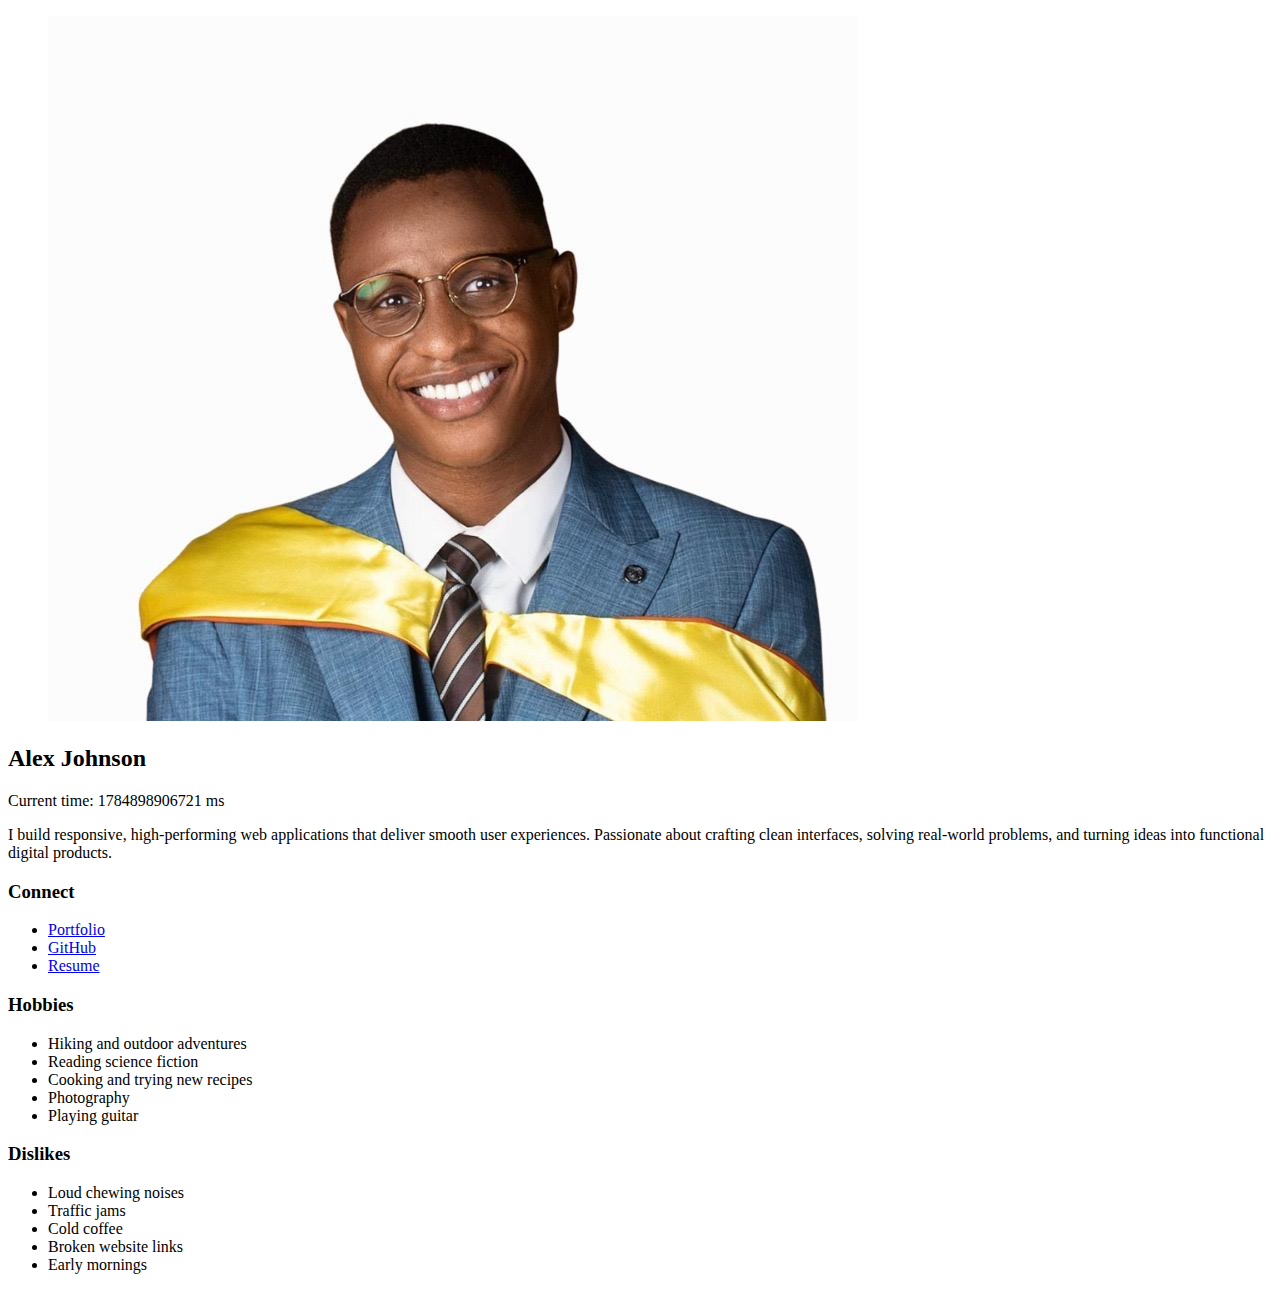
<file: index.html>
<!DOCTYPE html>
<html lang="en">
  <head>
    <meta charset="UTF-8" />
    <meta name="viewport" content="width=device-width, initial-scale=1.0" />
    <title>Ednut ProfileCard</title>
    <link href="style.css" />
  </head>
  <body>
    <!-- Section container  -->
    <section>
      <article data-testid="test-profile-card">
        <div class="avater-header-container">
          <div class="avatar-container">
            <figure>
              <img
                data-testid="test-user-avatar"
                src="images/Profile.jpeg"
                alt="Ednut Profile"
              />
            </figure>
          </div>
          <div class="header-timestap-container">
            <h2 data-testid="test-user-name">Alex Johnson</h2>
            <div class="time-display">
              Current time: <span data-testid="test-user-time">0</span> ms
            </div>
          </div>
        </div>

        <!-- Bio section -->
        <section class="bio-section">
          <p data-testid="test-user-bio">
            I build responsive, high-performing web applications that deliver
            smooth user experiences. Passionate about crafting clean interfaces,
            solving real-world problems, and turning ideas into functional
            digital products.
          </p>
        </section>

        <!-- Social section -->
        <section class="social-section">
          <h3>Connect</h3>
          <nav
            data-testid="test-user-social-links"
            aria-label="Social media links"
          >
            <ul>
              <li>
                <a
                  href="https://odusamiportfolio.framer.website/"
                  target="_blank"
                  rel="noopener noreferrer"
                  data-testid="test-user-social-portfolio"
                >
                  Portfolio
                </a>
              </li>
              <li>
                <a
                  href="https://github.com/Odusami"
                  target="_blank"
                  rel="noopener noreferrer"
                  data-testid="test-user-social-github"
                >
                  GitHub
                </a>
              </li>
              <li>
                <a
                  href="https://drive.google.com/file/d/1zh0NZvDrTyZKgVCEc8O3ZjrkWYgc99FK/view?usp=sharing"
                  target="_blank"
                  rel="noopener noreferrer"
                  data-testid="test-user-social-resume"
                >
                  Resume
                </a>
              </li>
            </ul>
          </nav>
        </section>

        <!-- Likes and Dislikes -->
        <section class="Likes-Dislikes-container">
          <section class="hobbies-section">
            <h3>Hobbies</h3>
            <ul data-testid="test-user-hobbies">
              <li>Hiking and outdoor adventures</li>
              <li>Reading science fiction</li>
              <li>Cooking and trying new recipes</li>
              <li>Photography</li>
              <li>Playing guitar</li>
            </ul>
          </section>

          <section class="dislikes-section">
            <h3>Dislikes</h3>
            <ul data-testid="test-user-dislikes">
              <li>Loud chewing noises</li>
              <li>Traffic jams</li>
              <li>Cold coffee</li>
              <li>Broken website links</li>
              <li>Early mornings</li>
            </ul>
          </section>
        </section>
      </article>
    </section>

    <script src="index.js"></script>
  </body>
</html>
</file>
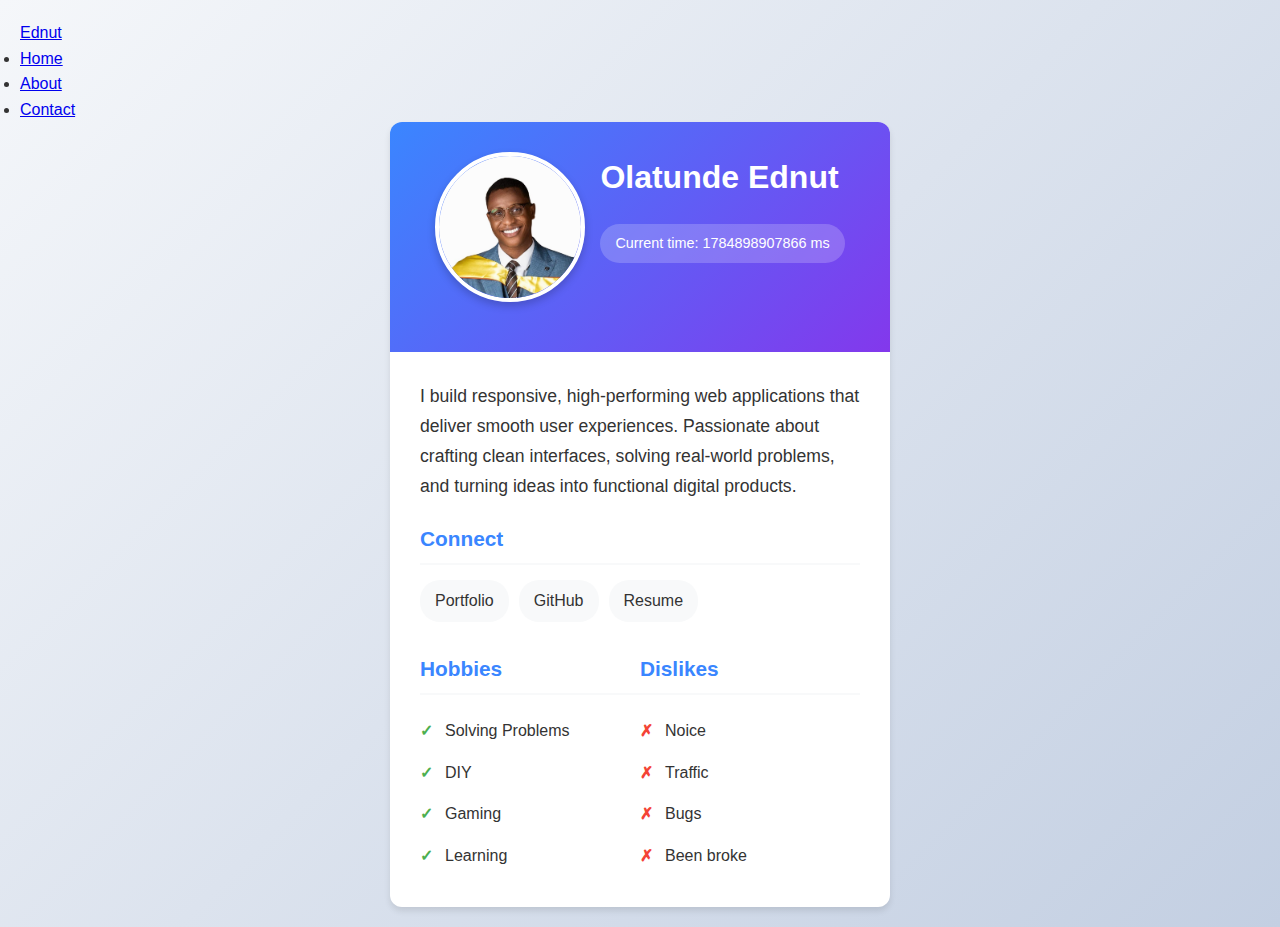
<file: pages/index.html>
<!DOCTYPE html>
<html lang="en">
  <head>
    <meta charset="UTF-8" />
    <meta name="viewport" content="width=device-width, initial-scale=1.0" />
    <title>Ednut ProfileCard</title>
    <link rel="stylesheet" href="/style.css" />
  </head>
  <body>
    <!-- Nav -->
    <header id="main-nav-container">
      <nav data-testid="test-main-nav" aria-label="Main navigation">
        <a href="index.html" class="logo">Ednut</a>

        <div class="hamburger" id="hamburger">
          <span></span>
          <span></span>
          <span></span>
        </div>

        <ul class="nav-links">
          <li><a href="index.html" class="nav-link">Home</a></li>
          <li><a href="about.html" class="nav-link">About</a></li>
          <li><a href="contact.html" class="nav-link">Contact</a></li>
        </ul>
      </nav>
    </header>
    <!-- Section container  -->
    <section id="home" class="Parent-grid page active">
      <!-- Card -->
      <article data-testid="test-profile-card">
        <div class="avater-header-container">
          <div class="avatar-container">
            <figure>
              <img
                data-testid="test-user-avatar"
                src="/images/Profile.jpeg"
                alt="Ednut Profile"
              />
            </figure>
          </div>
          <div class="header-timestap-container">
            <h2 data-testid="test-user-name">Olatunde Ednut</h2>
            <div class="time-display">
              Current time: <span data-testid="test-user-time">0</span> ms
            </div>
          </div>
        </div>

        <!-- Card body -->
        <div class="card-body">
          <!-- Bio section -->
          <section class="bio-section">
            <p data-testid="test-user-bio">
              I build responsive, high-performing web applications that deliver
              smooth user experiences. Passionate about crafting clean
              interfaces, solving real-world problems, and turning ideas into
              functional digital products.
            </p>
            <!-- Social section -->
            <section class="social-section">
              <h3>Connect</h3>
              <nav
                data-testid="test-user-social-links"
                aria-label="Social media links"
              >
                <ul>
                  <li>
                    <a
                      href="https://odusamiportfolio.framer.website/"
                      target="_blank"
                      rel="noopener noreferrer"
                      data-testid="test-user-social-portfolio"
                    >
                      Portfolio
                    </a>
                  </li>
                  <li>
                    <a
                      href="https://github.com/Odusami"
                      target="_blank"
                      rel="noopener noreferrer"
                      data-testid="test-user-social-github"
                    >
                      GitHub
                    </a>
                  </li>
                  <li>
                    <a
                      href="https://drive.google.com/file/d/1zh0NZvDrTyZKgVCEc8O3ZjrkWYgc99FK/view?usp=sharing"
                      target="_blank"
                      rel="noopener noreferrer"
                      data-testid="test-user-social-resume"
                    >
                      Resume
                    </a>
                  </li>
                </ul>
              </nav>
            </section>
          </section>

          <!-- Likes and Dislikes -->
          <section class="Likes-Dislikes-container">
            <section class="hobbies-section">
              <h3>Hobbies</h3>
              <ul data-testid="test-user-hobbies">
                <li>Solving Problems</li>
                <li>DIY</li>
                <li>Gaming</li>
                <li>Learning</li>
              </ul>
            </section>

            <section class="dislikes-section">
              <h3>Dislikes</h3>
              <ul data-testid="test-user-dislikes">
                <li>Noice</li>
                <li>Traffic</li>
                <li>Bugs</li>
                <li>Been broke</li>
              </ul>
            </section>
          </section>
        </div>
      </article>
    </section>
    <script src="/js/nav.js"></script>
    <script src="/js/index.js"></script>
  </body>
</html>
</file>
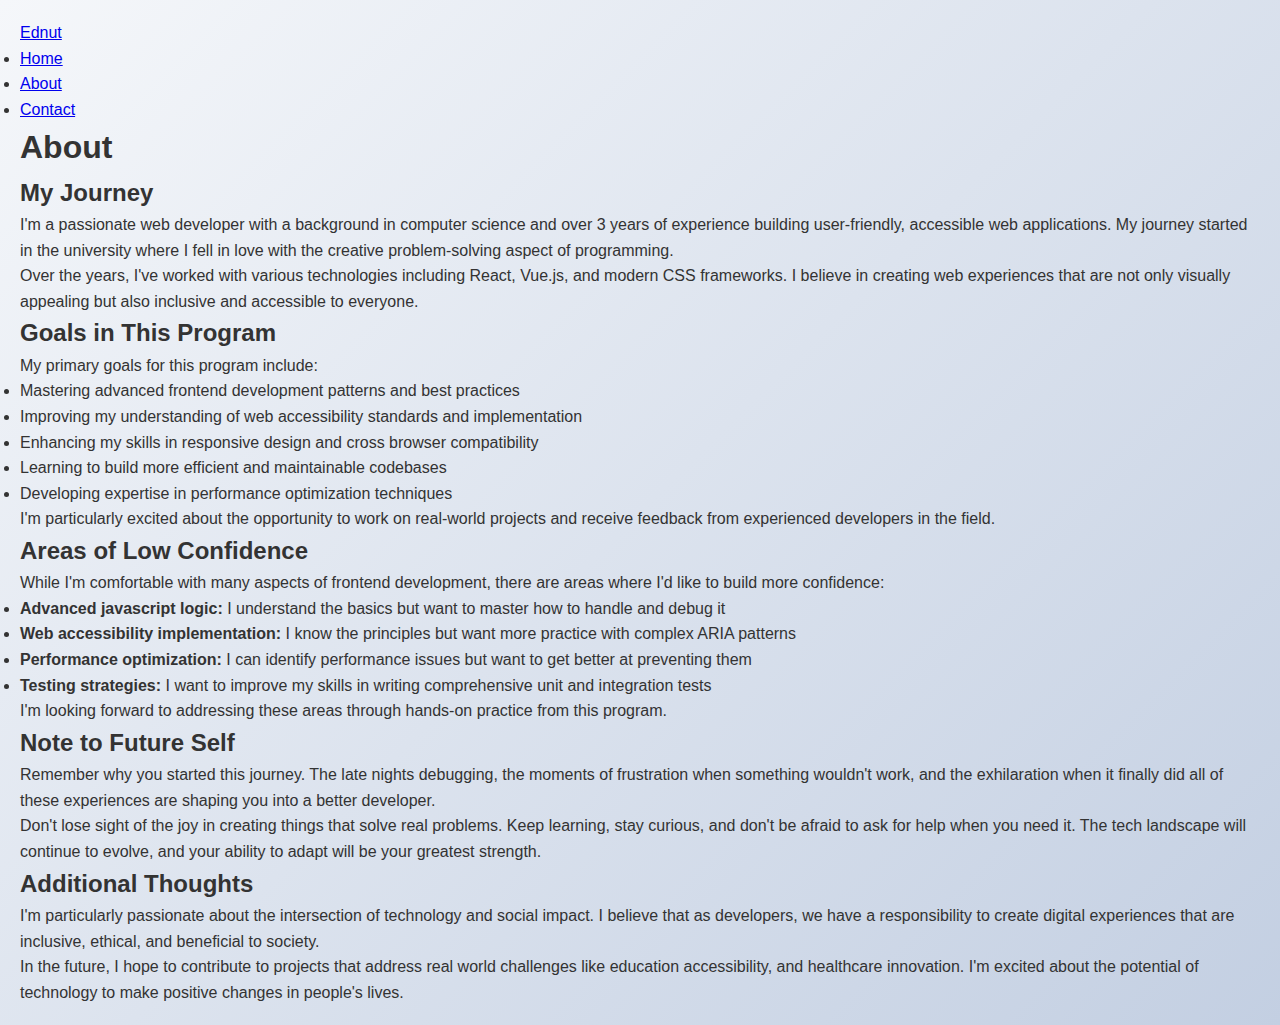
<file: pages/about.html>
<!DOCTYPE html>
<html lang="en">
  <head>
    <meta charset="UTF-8" />
    <meta name="viewport" content="width=device-width, initial-scale=1.0" />
    <title>About</title>
    <link rel="stylesheet" href="../style.css" />
  </head>
  <body>
    <!-- Nav -->
    <header id="main-nav-container">
      <nav data-testid="test-main-nav" aria-label="Main navigation">
        <a href="./home.html" class="logo">Ednut</a>

        <div class="hamburger" id="hamburger">
          <span></span>
          <span></span>
          <span></span>
        </div>

        <ul class="nav-links">
          <li><a href="./home.html" class="nav-link">Home</a></li>
          <li><a href="./about.html" class="nav-link">About</a></li>
          <li><a href="./contact.html" class="nav-link">Contact</a></li>
        </ul>
      </nav>
    </header>

    <main id="about" class="page" data-testid="test-about-page">
      <h1>About</h1>
      <!-- My Journey -->
      <section class="about-section" data-testid="test-about-bio">
        <h2>My Journey</h2>
        <p>
          I'm a passionate web developer with a background in computer science
          and over 3 years of experience building user-friendly, accessible web
          applications. My journey started in the university where I fell in
          love with the creative problem-solving aspect of programming.
        </p>
        <p>
          Over the years, I've worked with various technologies including React,
          Vue.js, and modern CSS frameworks. I believe in creating web
          experiences that are not only visually appealing but also inclusive
          and accessible to everyone.
        </p>
      </section>

      <!-- Goals in the program -->
      <section class="about-section" data-testid="test-about-goals">
        <h2>Goals in This Program</h2>
        <p>My primary goals for this program include:</p>
        <ul>
          <li>
            Mastering advanced frontend development patterns and best practices
          </li>
          <li>
            Improving my understanding of web accessibility standards and
            implementation
          </li>
          <li>
            Enhancing my skills in responsive design and cross browser
            compatibility
          </li>
          <li>Learning to build more efficient and maintainable codebases</li>
          <li>Developing expertise in performance optimization techniques</li>
        </ul>
        <p>
          I'm particularly excited about the opportunity to work on real-world
          projects and receive feedback from experienced developers in the
          field.
        </p>
      </section>

      <!-- Area of low confidence -->
      <section class="about-section" data-testid="test-about-confidence">
        <h2>Areas of Low Confidence</h2>
        <p>
          While I'm comfortable with many aspects of frontend development, there
          are areas where I'd like to build more confidence:
        </p>
        <ul>
          <li>
            <strong>Advanced javascript logic:</strong> I understand the basics
            but want to master how to handle and debug it
          </li>
          <li>
            <strong>Web accessibility implementation:</strong> I know the
            principles but want more practice with complex ARIA patterns
          </li>
          <li>
            <strong>Performance optimization:</strong> I can identify
            performance issues but want to get better at preventing them
          </li>
          <li>
            <strong>Testing strategies:</strong> I want to improve my skills in
            writing comprehensive unit and integration tests
          </li>
        </ul>
        <p>
          I'm looking forward to addressing these areas through hands-on
          practice from this program.
        </p>
      </section>

      <!-- Note to future self -->
      <section class="about-section" data-testid="test-about-future-note">
        <h2>Note to Future Self</h2>
        <p>
          Remember why you started this journey. The late nights debugging, the
          moments of frustration when something wouldn't work, and the
          exhilaration when it finally did all of these experiences are shaping
          you into a better developer.
        </p>
        <p>
          Don't lose sight of the joy in creating things that solve real
          problems. Keep learning, stay curious, and don't be afraid to ask for
          help when you need it. The tech landscape will continue to evolve, and
          your ability to adapt will be your greatest strength.
        </p>
      </section>

      <!-- Additional thought -->
      <section class="about-section" data-testid="test-about-extra">
        <h2>Additional Thoughts</h2>
        <p>
          I'm particularly passionate about the intersection of technology and
          social impact. I believe that as developers, we have a responsibility
          to create digital experiences that are inclusive, ethical, and
          beneficial to society.
        </p>
        <p>
          In the future, I hope to contribute to projects that address real
          world challenges like education accessibility, and healthcare
          innovation. I'm excited about the potential of technology to make
          positive changes in people's lives.
        </p>
      </section>
    </main>

    <script src="../js/nav.js"></script>
  </body>
</html>
</file>
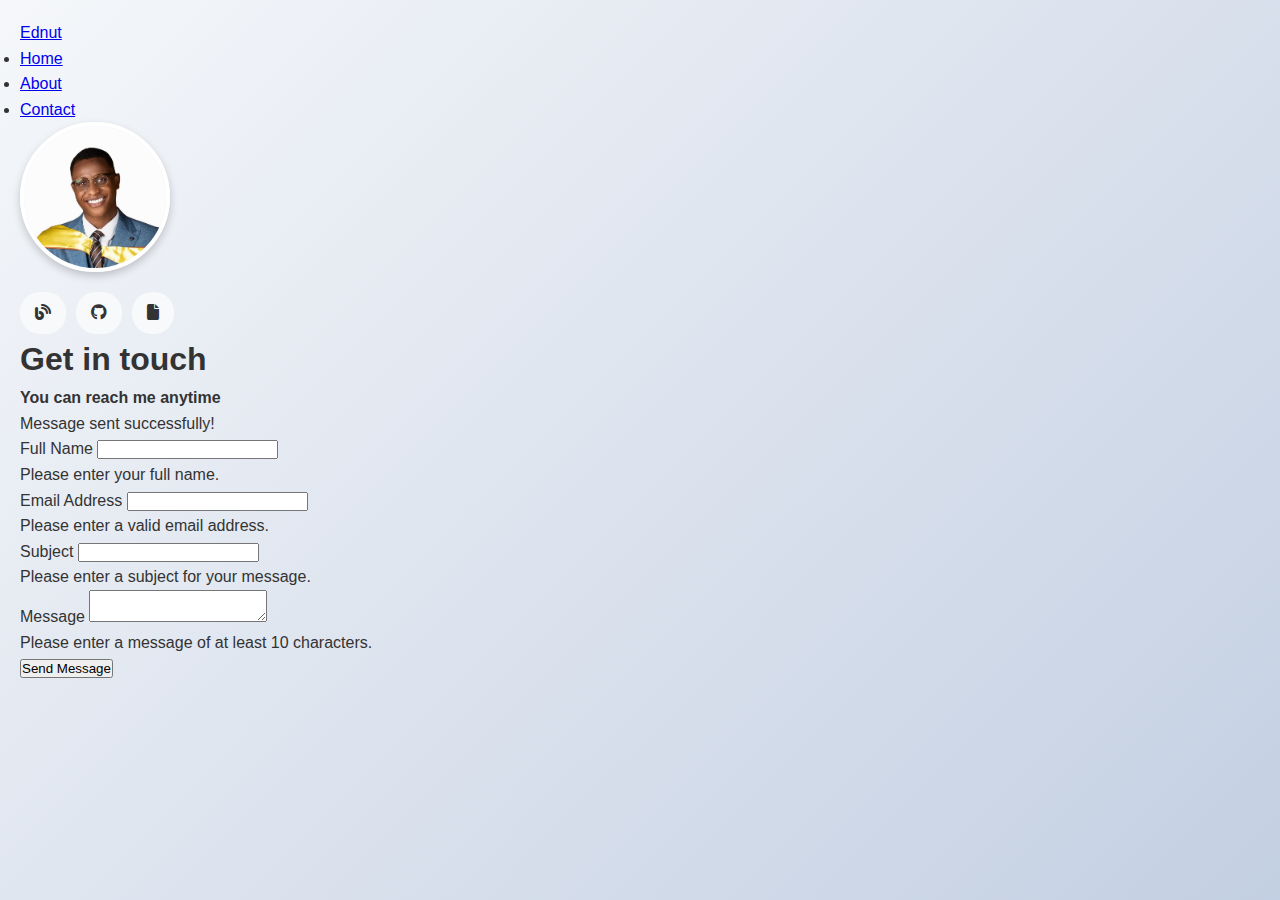
<file: pages/contact.html>
<!DOCTYPE html>
<html lang="en">
  <head>
    <meta charset="UTF-8" />
    <meta name="viewport" content="width=device-width, initial-scale=1.0" />
    <title>Contact Us</title>
    <link
      rel="stylesheet"
      href="https://cdnjs.cloudflare.com/ajax/libs/font-awesome/6.6.0/css/all.min.css"
    />
    <link rel="stylesheet" href="../style.css" />
  </head>
  <body>
    <!-- Nav -->
    <header id="main-nav-container">
      <nav data-testid="test-main-nav" aria-label="Main navigation">
        <a href="./home.html" class="logo">Ednut</a>

        <div class="hamburger" id="hamburger">
          <span></span>
          <span></span>
          <span></span>
        </div>

        <ul class="nav-links">
          <li><a href="./home.html" class="nav-link">Home</a></li>
          <li><a href="./about.html" class="nav-link">About</a></li>
          <li><a href="./contact.html" class="nav-link">Contact</a></li>
        </ul>
      </nav>
    </header>

    <main id="contact" class="page" data-testid="test-contact-page">
      <div class="contact-form-container">
        <section class="contact-social">
          <div class="avatar-container">
            <figure>
              <img
                data-testid="test-user-avatar"
                src="../images/Profile.jpeg"
                alt="Ednut Profile"
              />
            </figure>
          </div>

          <nav
            data-testid="test-user-social-links"
            aria-label="Social media links"
            class="contact-links"
          >
            <ul>
              <li>
                <a
                  href="https://odusamiportfolio.framer.website/"
                  target="_blank"
                  rel="noopener noreferrer"
                  data-testid="test-user-social-portfolio"
                >
                  <i class="fa-solid fa-blog"></i>
                </a>
              </li>
              <li>
                <a
                  href="https://github.com/Odusami"
                  target="_blank"
                  rel="noopener noreferrer"
                  data-testid="test-user-social-github"
                >
                  <i class="fa-brands fa-github"></i>
                </a>
              </li>
              <li>
                <a
                  href="https://drive.google.com/file/d/1zh0NZvDrTyZKgVCEc8O3ZjrkWYgc99FK/view?usp=sharing"
                  target="_blank"
                  rel="noopener noreferrer"
                  data-testid="test-user-social-resume"
                >
                  <i class="fa-solid fa-file"></i>
                </a>
              </li>
            </ul>
          </nav>
        </section>

        <section class="contact-form-body">
          <h1>Get in touch</h1>
          <h4>You can reach me anytime</h4>
          <div class="success-message" data-testid="test-contact-success">
            Message sent successfully!
          </div>

          <form id="contact-form" novalidate>
            <div class="form-group">
              <label for="full-name">Full Name</label>
              <input
                type="text"
                id="full-name"
                class="form-control"
                data-testid="test-contact-name"
                aria-describedby="name-error"
                required
              />
              <div
                class="error-message"
                id="name-error"
                data-testid="test-contact-error-name"
              >
                Please enter your full name.
              </div>
            </div>

            <div class="form-group">
              <label for="email">Email Address</label>
              <input
                type="email"
                id="email"
                class="form-control"
                data-testid="test-contact-email"
                aria-describedby="email-error"
                required
              />
              <div
                class="error-message"
                id="email-error"
                data-testid="test-contact-error-email"
              >
                Please enter a valid email address.
              </div>
            </div>

            <div class="form-group">
              <label for="subject">Subject</label>
              <input
                type="text"
                id="subject"
                class="form-control"
                data-testid="test-contact-subject"
                aria-describedby="subject-error"
                required
              />
              <div
                class="error-message"
                id="subject-error"
                data-testid="test-contact-error-subject"
              >
                Please enter a subject for your message.
              </div>
            </div>

            <div class="form-group">
              <label for="message">Message</label>
              <textarea
                id="message"
                class="form-control"
                data-testid="test-contact-message"
                aria-describedby="message-error"
                required
              ></textarea>
              <div
                class="error-message"
                id="message-error"
                data-testid="test-contact-error-message"
              >
                Please enter a message of at least 10 characters.
              </div>
            </div>

            <button type="submit" class="btn" data-testid="test-contact-submit">
              Send Message
            </button>
          </form>
        </section>
      </div>
    </main>

    <script src="../js/nav.js"></script>
    <script src="../js/contact.js"></script>
  </body>
</html>
</file>
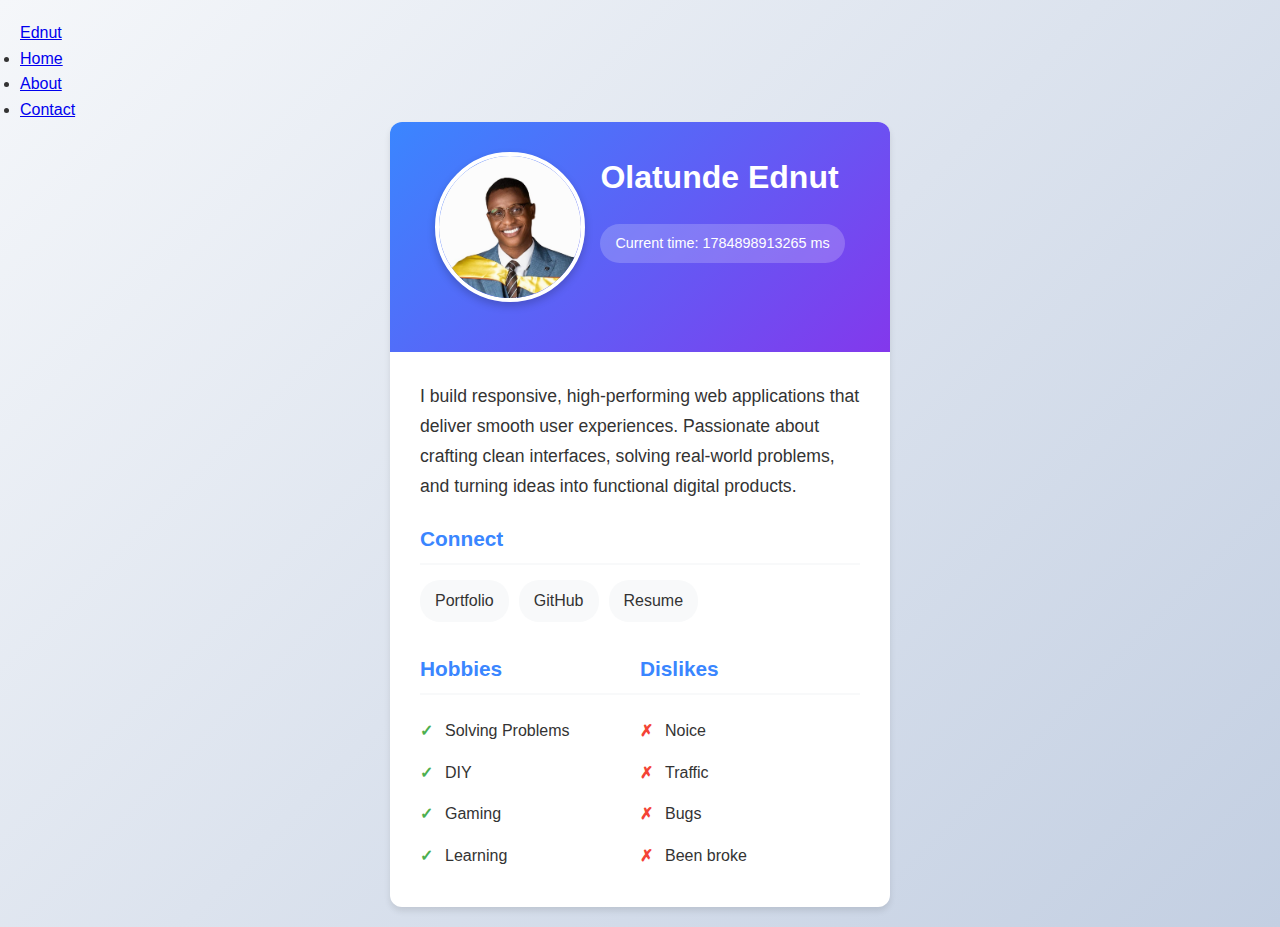
<file: pages/home.html>
<!DOCTYPE html>
<html lang="en">
  <head>
    <meta charset="UTF-8" />
    <meta name="viewport" content="width=device-width, initial-scale=1.0" />
    <title>Ednut ProfileCard</title>
    <link rel="stylesheet" href="../style.css" />
  </head>
  <body>
    <!-- Nav -->
    <header id="main-nav-container">
      <nav data-testid="test-main-nav" aria-label="Main navigation">
        <a href="#" class="logo">Ednut</a>

        <div class="hamburger" id="hamburger">
          <span></span>
          <span></span>
          <span></span>
        </div>

        <ul class="nav-links">
          <li><a href="#" class="nav-link">Home</a></li>
          <li><a href="./about.html" class="nav-link">About</a></li>
          <li><a href="./contact.html" class="nav-link">Contact</a></li>
        </ul>
      </nav>
    </header>
    <!-- Section container  -->
    <section id="home" class="Parent-grid page active">
      <!-- Card -->
      <article data-testid="test-profile-card">
        <div class="avater-header-container">
          <div class="avatar-container">
            <figure>
              <img
                data-testid="test-user-avatar"
                src="../images/Profile.jpeg"
                alt="Ednut Profile"
              />
            </figure>
          </div>
          <div class="header-timestap-container">
            <h2 data-testid="test-user-name">Olatunde Ednut</h2>
            <div class="time-display">
              Current time: <span data-testid="test-user-time">0</span> ms
            </div>
          </div>
        </div>

        <!-- Card body -->
        <div class="card-body">
          <!-- Bio section -->
          <section class="bio-section">
            <p data-testid="test-user-bio">
              I build responsive, high-performing web applications that deliver
              smooth user experiences. Passionate about crafting clean
              interfaces, solving real-world problems, and turning ideas into
              functional digital products.
            </p>
            <!-- Social section -->
            <section class="social-section">
              <h3>Connect</h3>
              <nav
                data-testid="test-user-social-links"
                aria-label="Social media links"
              >
                <ul>
                  <li>
                    <a
                      href="https://odusamiportfolio.framer.website/"
                      target="_blank"
                      rel="noopener noreferrer"
                      data-testid="test-user-social-portfolio"
                    >
                      Portfolio
                    </a>
                  </li>
                  <li>
                    <a
                      href="https://github.com/Odusami"
                      target="_blank"
                      rel="noopener noreferrer"
                      data-testid="test-user-social-github"
                    >
                      GitHub
                    </a>
                  </li>
                  <li>
                    <a
                      href="https://drive.google.com/file/d/1zh0NZvDrTyZKgVCEc8O3ZjrkWYgc99FK/view?usp=sharing"
                      target="_blank"
                      rel="noopener noreferrer"
                      data-testid="test-user-social-resume"
                    >
                      Resume
                    </a>
                  </li>
                </ul>
              </nav>
            </section>
          </section>

          <!-- Likes and Dislikes -->
          <section class="Likes-Dislikes-container">
            <section class="hobbies-section">
              <h3>Hobbies</h3>
              <ul data-testid="test-user-hobbies">
                <li>Solving Problems</li>
                <li>DIY</li>
                <li>Gaming</li>
                <li>Learning</li>
              </ul>
            </section>

            <section class="dislikes-section">
              <h3>Dislikes</h3>
              <ul data-testid="test-user-dislikes">
                <li>Noice</li>
                <li>Traffic</li>
                <li>Bugs</li>
                <li>Been broke</li>
              </ul>
            </section>
          </section>
        </div>
      </article>
    </section>
    <script src="../js/nav.js"></script>
    <script src="../js/index.js"></script>
  </body>
</html>
</file>
<file: style.css>
:root {
  --primary-color: #3a86ff;
  --secondary-color: #8338ec;
  --text-color: #333;
  --light-bg: #f8f9fa;
  --card-shadow: 0 4px 6px rgba(0, 0, 0, 0.1);
  --border-radius: 12px;
}

* {
  margin: 0;
  padding: 0;
  box-sizing: border-box;
}

body {
  font-family: Arial, sans-serif;
  line-height: 1.6;
  background: linear-gradient(135deg, #f5f7fa 0%, #c3cfe2 100%);
  min-height: 100vh;
  color: var(--text-color);
  margin: 0;
  padding: 20px;
}
@media (max-width: 500px) {
  body {
    padding: 0px;
  }
}

.Parent-grid {
  display: grid;
  justify-items: center;
  grid-template-columns: repeat(auto-fit, minmax(500px, 1fr));
  row-gap: 50px;
  column-gap: 30px;
}
@media (max-width: 576px) {
  .Parent-grid {
    grid-template-columns: 1fr;
  }
}
/* Profile Card Styles */
article[data-testid="test-profile-card"] {
  background-color: white;
  border-radius: var(--border-radius);
  box-shadow: var(--card-shadow);
  overflow: hidden;
  max-width: 500px;
  width: 100%;
  transition: var(--transition);
}
@media (max-width: 500px) {
  article[data-testid="test-profile-card"] {
    padding: 0px;
    border-radius: 0;
  }
}

article[data-testid="test-profile-card"]:hover {
  box-shadow: 0 10px 20px rgba(0, 0, 0, 0.15);
}

.avater-header-container {
  background: linear-gradient(
    135deg,
    var(--primary-color),
    var(--secondary-color)
  );
  color: white;
  padding: 30px;
}

.avater-header-container {
  display: flex;
  justify-content: space-evenly;
}
@media (max-width: 576px) {
  .avater-header-container {
    flex-direction: column;
    align-items: center;
  }
}
.avatar-container {
  display: flex;
  margin-bottom: 20px;
}

figure {
  width: 150px;
  height: 150px;
  border-radius: 50%;
  overflow: hidden;
  border: 4px solid white;
  box-shadow: 0 4px 8px rgba(0, 0, 0, 0.2);
}
img[data-testid="test-user-avatar"] {
  width: 100%;
  height: 100%;
  object-fit: cover;
  transition: all 0.3s ease;
}
img[data-testid="test-user-avatar"]:hover {
  transform: scale(1.05);
}
.header-timestap-container {
}
@media (max-width: 576px) {
  .header-timestap-container {
    display: flex;
    flex-direction: column;
    align-items: center;
    text-align: center;
  }
}
h2[data-testid="test-user-name"] {
  font-size: 2rem;
  margin-bottom: 10px;
}
.time-display {
  background-color: rgba(255, 255, 255, 0.2);
  padding: 8px 15px;
  border-radius: 20px;
  display: inline-block;
  font-size: 0.9rem;
  margin-top: 10px;
}

.card-body {
  padding: 30px;
  display: grid;
  grid-template-columns: 1fr;
  gap: 30px;
}
.bio-section p[data-testid="test-user-bio"] {
  margin-bottom: 20px;
  font-size: 1.1rem;
  line-height: 1.7;
}
.social-section h3,
.hobbies-section h3,
.dislikes-section h3 {
  color: var(--primary-color);
  margin-bottom: 15px;
  font-size: 1.3rem;
  border-bottom: 2px solid var(--light-bg);
  padding-bottom: 8px;
}

nav[data-testid="test-user-social-links"] ul {
  display: flex;
  flex-wrap: wrap;
  gap: 10px;
  list-style: none;
}

nav[data-testid="test-user-social-links"] a {
  display: inline-block;
  padding: 8px 15px;
  background-color: var(--light-bg);
  border-radius: 20px;
  text-decoration: none;
  color: var(--text-color);
  transition: var(--transition);
  font-weight: 500;
}
nav[data-testid="test-user-social-links"] a:hover,
nav[data-testid="test-user-social-links"] a:focus {
  background-color: var(--primary-color);
  color: white;
  transform: translateY(-2px);
}

nav[data-testid="test-user-social-links"] a:focus {
  outline: 2px solid var(--secondary-color);
  outline-offset: 2px;
}

.Likes-Dislikes-container {
  display: grid;
  grid-template-columns: 1fr 1fr;
}
@media (max-width: 576px) {
  .Likes-Dislikes-container {
    grid-template-columns: 1fr;
    row-gap: 30px;
  }
}

.hobbies-section ul[data-testid="test-user-hobbies"],
.dislikes-section ul[data-testid="test-user-dislikes"] {
  list-style: none;
}

.hobbies-section li,
.dislikes-section li {
  padding: 8px 0;
  position: relative;
  padding-left: 25px;
}
@media (max-width: 576px) {
  .hobbies-section li,
  .dislikes-section li {
    border-bottom: 1px solid var(--light-bg);
  }
}

.hobbies-section li:before {
  content: "✓";
  color: #4caf50;
  position: absolute;
  left: 0;
  font-weight: bold;
}
.dislikes-section li:before {
  content: "✗";
  color: #f44336;
  position: absolute;
  left: 0;
  font-weight: bold;
}

.hobbies-section li:last-child,
.dislikes-section li:last-child {
  border-bottom: none;
}

/* Focus styles for keyboard navigation */
a:focus,
button:focus {
  outline: 2px solid var(--secondary-color);
  outline-offset: 2px;
}
</file>
